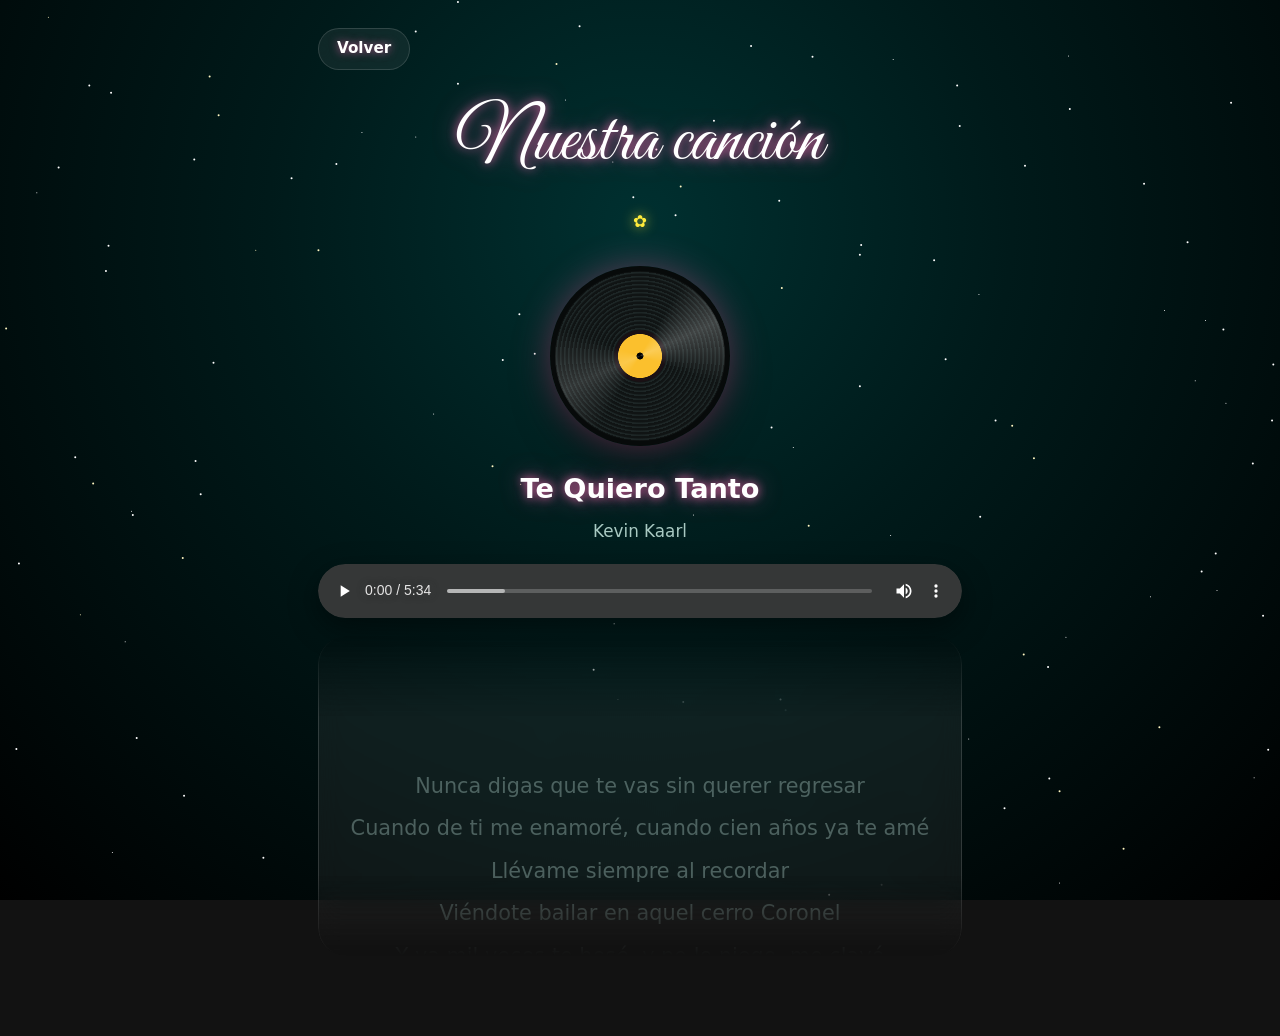
<file: cancion.html>
<!DOCTYPE html>
<html lang="es">
<head>
    <meta charset="UTF-8">
    <meta name="viewport" content="width=device-width, initial-scale=1.0">
    <title>Nuestra canción</title>

    <!-- Este es el ÚNICO CSS por ahora: lo mínimo para que se note la línea activa
         y para que la letra tenga su propia caja con scroll. -->
    <style>
        #letra { height: 250px; overflow-y: auto; position: relative; }
        .activa { font-weight: bold; font-size: 1.3em; }
    </style>
    <link rel="stylesheet" href="style.css">
</head>
<body>
    <a href="index.html">Volver</a>

    <header>
        <h1>Nuestra canción</h1>
    </header>

    <main>
        <h2>Te Quiero Tanto</h2>
        <p>Kevin Kaarl</p>

        <!-- Ahora el audio lleva un id para que JavaScript lo encuentre -->
        <audio id="audio" controls preload="metadata">
            <source src="te_quiero_tanto.mp3" type="audio/mpeg">
            Tu navegador no puede reproducir audio.
        </audio>

        <!-- Aquí JavaScript va a crear una línea <p> por cada verso -->
        <div id="letra"></div>
    </main>

    <script>
        // 1) LA LETRA CON SUS TIEMPOS
        //    t = minuto:segundo en que EMPIEZA esa línea en la canción.
        //    texto = lo que se muestra.
        //    Agrega o borra líneas según necesites. Deben ir en orden de tiempo.
        var letra = [
            { t: "0:09.3", texto: "Nunca digas que te vas sin querer regresar" },
            { t: "0:13.6", texto: "Cuando de ti me enamoré, cuando cien años ya te amé" },
            { t: "0:19.7", texto: "Llévame siempre al recordar" },
            { t: "0:24.9", texto: "Viéndote bailar en aquel cerro Coronel" },
            { t: "0:29.1", texto: "Y ya mil veces te besé, y no lo niego, me clavé" },
            { t: "0:35.1", texto: "Llévame siempre al recordar" },
            { t: "0:40.9", texto: "Te he visto en frente, sonriente, valiente, te quiero tanto" },
            { t: "0:51.3", texto: "Vestido blanco, en el medio tu alma, te quiero tanto" },
            { t: "1:01.6", texto: "Me duele fuerte pensar que algún día te encuentre ausente" },
            { t: "1:12.0", texto: "Me duele fuerte pensar que algún día te encuentre ausente" },
            { t: "1:24.0", texto: "Te siento al cantar y al escuchar cualquier canción" },
            { t: "1:28.5", texto: "Bonita que hable del amor, de lo que siento ayer y hoy" },
            { t: "1:34.6", texto: "Siempre te llevo al despertar" },
            { t: "1:42.4", texto: "Te vi a los ojos bien" },
            { t: "1:49.9", texto: "Sentí cariño fiel" },
            { t: "1:57.9", texto: "Si me rompiera aquí" },
            { t: "2:05.6", texto: "Esperaría por ti" },
            { t: "2:11.8", texto: "Te he visto en frente, sonriente, valiente, te quiero tanto" },
            { t: "2:21.7", texto: "Vestido blanco, en el medio tu alma, te quiero tanto" },
            { t: "2:32.0", texto: "Me duele fuerte pensar que algún día te encuentre ausente" },
            { t: "2:42.3", texto: "Me duele fuerte pensar que algún día te encuentre ausente" },
            { t: "3:25.7", texto: "Te vi a los ojos bien" },
            { t: "3:33.3", texto: "Sentí cariño fiel" },
            { t: "3:40.9", texto: "Si me rompiera aquí" },
            { t: "3:48.8", texto: "Esperaría por ti" },
            { t: "4:30.5", texto: "Uh-uh, uh, uh-uh, uh, uh-uh, uh-uh" },
            { t: "4:39.8", texto: "Uh, uh-uh, uh, uh-uh, uh, uh-uh, uh-uh" },
            { t: "4:47.2", texto: "Uh, uh-uh, uh, uh-uh, uh, uh-uh, uh-uh" },
            { t: "4:55.6", texto: "Uh, uh-uh, uh, uh-uh, uh, uh-uh, uh-uh" },
            { t: "5:03.4", texto: "Uh, uh-uh, uh, uh-uh, uh, uh-uh, uh-uh" },
            { t: "5:11.5", texto: "Uh, uh-uh, uh, uh-uh, uh, uh-uh, uh-uh" }
        ];

        // 2) Convierte "1:05" en 65 segundos, porque el audio cuenta en segundos
        function aSegundos(t) {
            var partes = t.split(":");
            return parseInt(partes[0]) * 60 + parseFloat(partes[1]);
        }

        // 3) Encontramos los elementos de la página
        var audio = document.getElementById("audio");
        var contenedor = document.getElementById("letra");

        // 4) Creamos un <p> por cada línea de la letra
        for (var i = 0; i < letra.length; i++) {
            letra[i].seg = aSegundos(letra[i].t);
            var p = document.createElement("p");
            p.textContent = letra[i].texto;
            contenedor.appendChild(p);
        }

        // 5) Mientras suena la canción, el navegador avisa varias veces por segundo
        //    ("timeupdate"). En cada aviso buscamos qué línea toca ahora.
        var actual = -1; // -1 = todavía ninguna

        audio.addEventListener("timeupdate", function () {
            var nueva = -1;
            for (var i = 0; i < letra.length; i++) {
                // La línea que toca es la última cuyo tiempo ya pasó
                if (audio.currentTime >= letra[i].seg) {
                    nueva = i;
                }
            }

            // Solo hacemos cambios si la línea cambió
            if (nueva !== actual) {
                if (actual >= 0) {
                    contenedor.children[actual].classList.remove("activa");
                }
                if (nueva >= 0) {
                    var linea = contenedor.children[nueva];
                    linea.classList.add("activa");
                    // Movemos la caja para que la línea quede en el centro
                    contenedor.scrollTop = linea.offsetTop - contenedor.clientHeight / 2;
                }
                actual = nueva;
            }
        });
    </script>
</body>
</html>
</file>
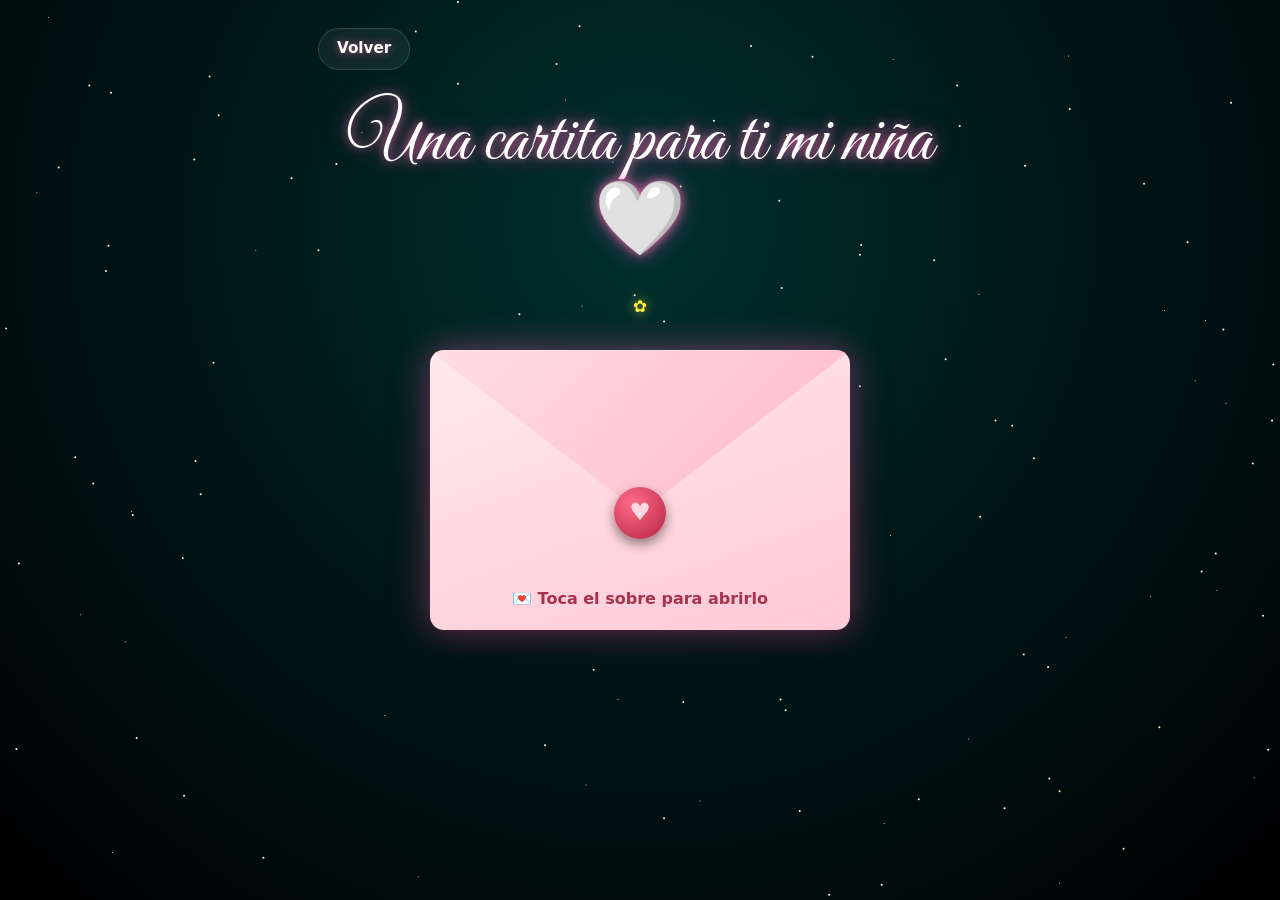
<file: carta.html>
<!DOCTYPE html>
<html lang="en">
<head>
    <meta charset="UTF-8">
    <meta name="viewport" content="width=device-width, initial-scale=1.0">
    <title>Cartita</title>
    <link rel="stylesheet" href="style.css">
</head>
<body>
    <a href="index.html">Volver</a>

    <header>
        <h1>Una cartita para ti mi niña 🤍</h1>
    </header>

    <details>
        <summary>💌 Toca el sobre para abrirlo</summary>

        <article>
            <p>Mi niña, tal vez no es una carta física, pero es con mucho amor. Así como tú me lo dijiste, las palabras no bastan para expresar lo mucho que te amo.</p>
            <p>Ya cumplimos 1 mes, gracias por estar conmigo, por aguantarme y comprenderme, le pido a Dios que nos conceda más meses juntos, mi vida 🤍.</p>
            <p>Te amo muchísimo, mi niña linda, todo de ti es perfecto y eso nunca lo dudes. Tu mirada tiene algo que llena de paz a mi corazón y tu sonrisa es capaz de alegrarme en mis días difíciles.</p>
            <p>Eres esa persona que llegó para hacer mi mundo más bonito, y desde entonces, cada momento contigo tiene un significado especial. Gracias por hacerme feliz con tu forma de ser y por regalarme tanto cariño.</p>
            <p>Quiero que recuerdes que siempre ocupas un lugar único en mi corazón y que mi amor por ti crece más cada día que pasa.</p>
            <p>Quizá nunca llegue a encontrar las palabras suficientes para explicarte lo mucho que significas para mí. Entre tantas personas y caminos diferentes, Dios quiso que nuestros caminos se cruzaran. Y aunque no sé qué es lo que Dios tiene preparado para nosotros en el futuro, agradezco profundamente coincidir contigo, conocerte más, quererte y guardar cada momento a tu lado como una pequeña historia que jamás quisiera borrar.</p>
            <p>Con mucho de mi amor, Cristian 🤍</p>
            <p>Posdata: Ignora algunos errores de tilde :)</p>
        </article>
    </details>
</body>
</html>
</file>
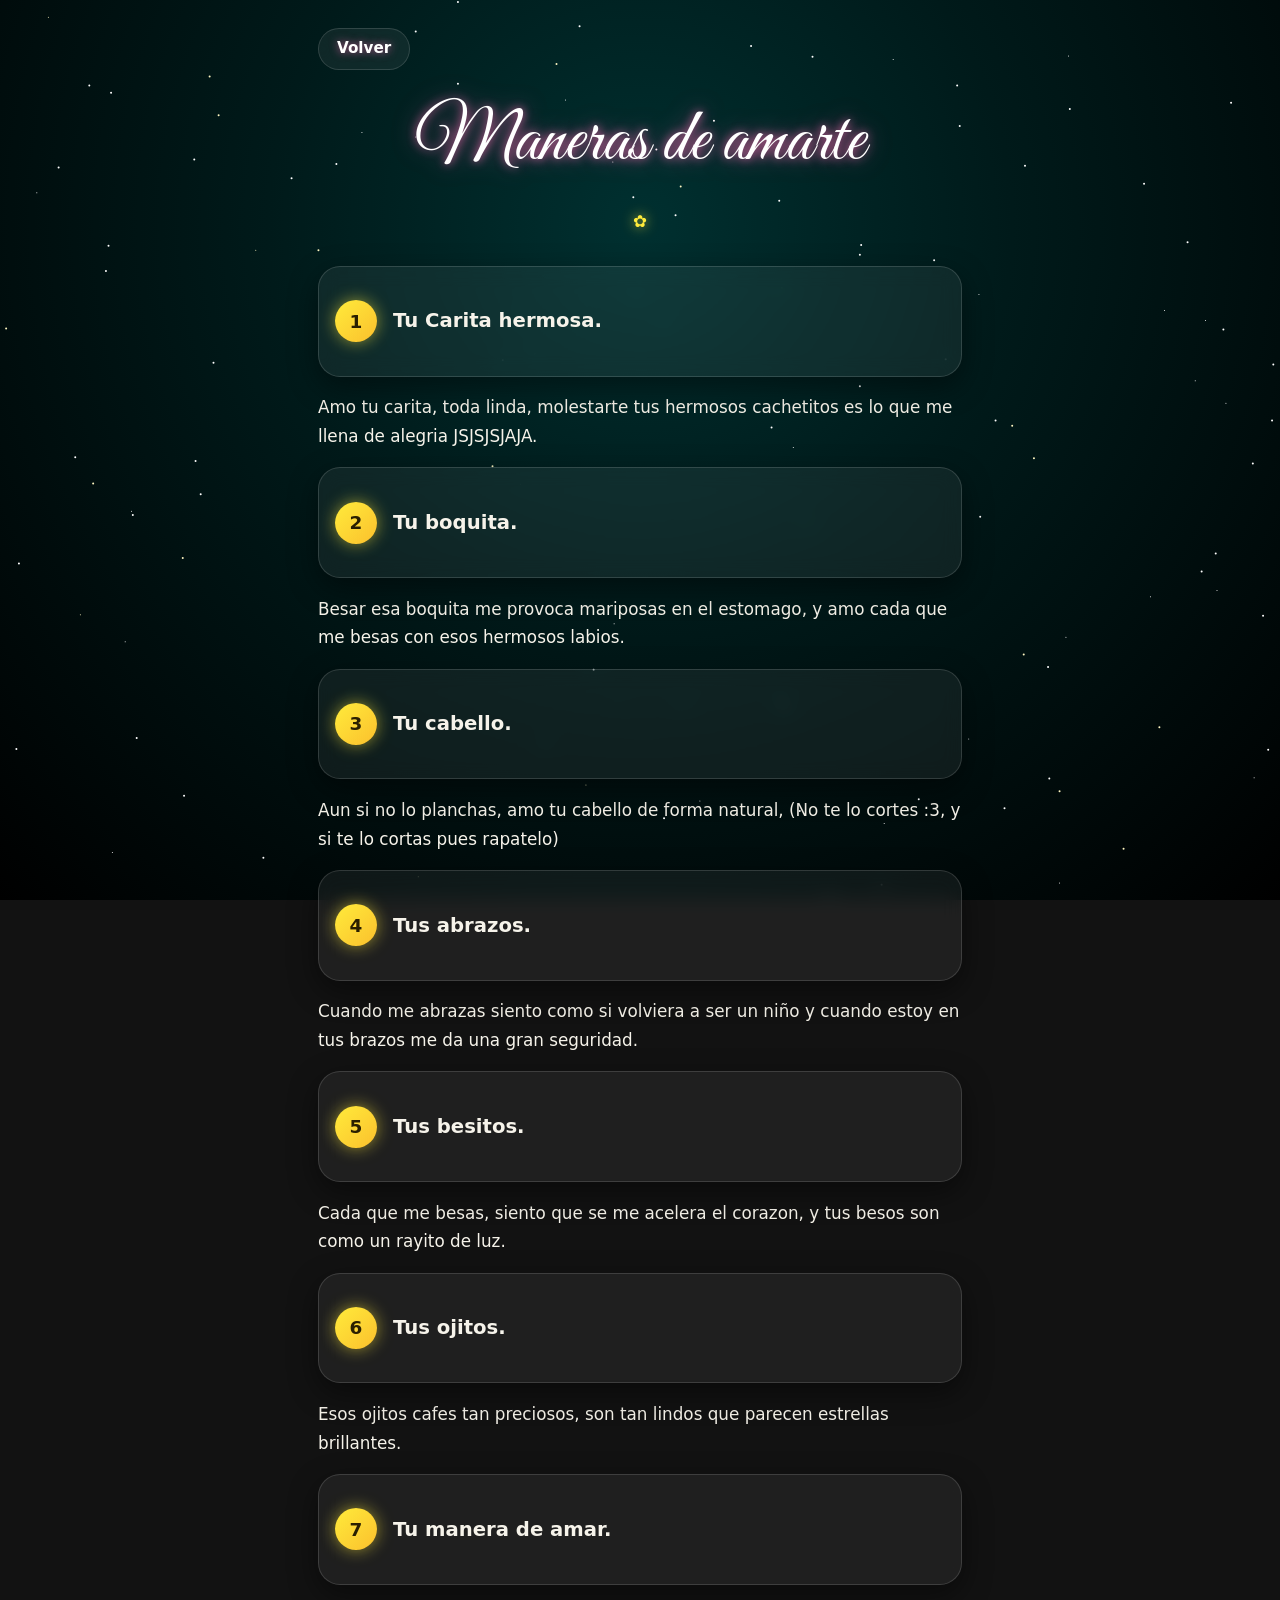
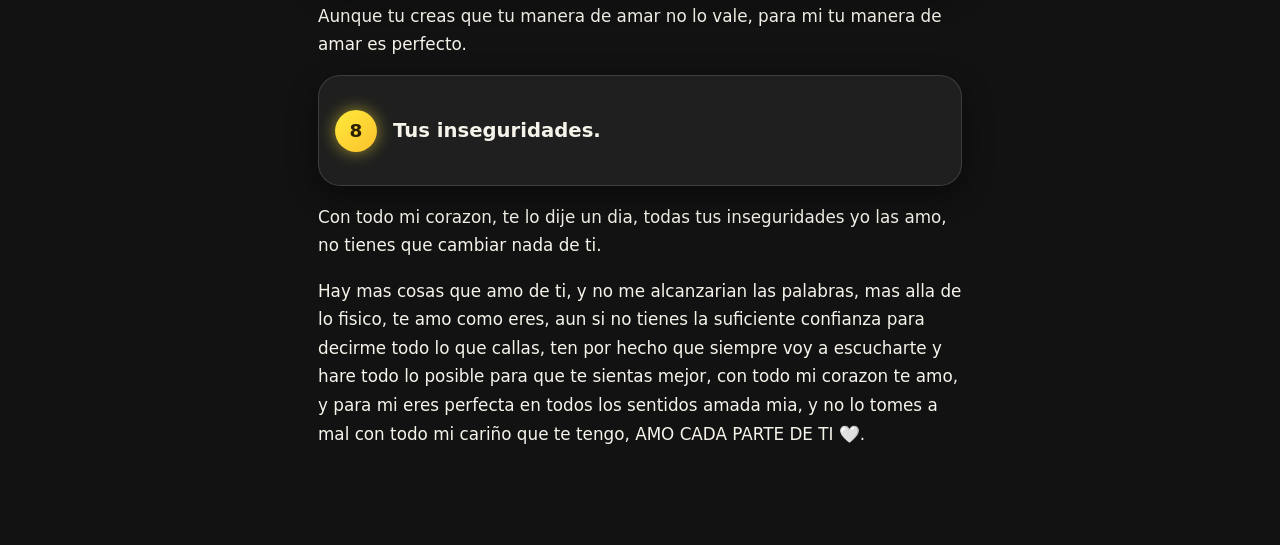
<file: maneras.html>
<!DOCTYPE html>
<html lang="en">
<head>
    <meta charset="UTF-8">
    <meta name="viewport" content="width=device-width, initial-scale=1.0">
    <title>Maneras</title>
    <link rel="stylesheet" href="style.css">
</head>
<body>
    <a href="index.html">Volver</a>

    <header>
        <h1>Maneras de amarte</h1>
    </header>

    <ol>
        <li><h3>Tu Carita hermosa.</h3></li>
            <p>Amo tu carita, toda linda, molestarte tus hermosos cachetitos es lo que me llena de alegria JSJSJSJAJA.</p>
        <li><h3>Tu boquita.</h3></li>
            <p>Besar esa boquita me provoca mariposas en el estomago, y amo cada que me besas con esos hermosos labios.</p>
        <li><h3>Tu cabello.</h3></li>
            <p>Aun si no lo planchas, amo tu cabello de forma natural, (No te lo cortes :3, y si te lo cortas pues rapatelo)</p>
        <li><h3>Tus abrazos.</h3></li>
            <p>Cuando me abrazas siento como si volviera a ser un niño y cuando estoy en tus brazos me da una gran seguridad.</p>
        <li><h3>Tus besitos.</h3></li>
            <p>Cada que me besas, siento que se me acelera el corazon, y tus besos son como un rayito de luz.</p>
        <li><h3>Tus ojitos.</h3></li>
            <p>Esos ojitos cafes tan preciosos, son tan lindos que parecen estrellas brillantes.</p>
        <li><h3>Tu manera de amar.</h3></li>
            <p>Aunque tu creas que tu manera de amar no lo vale, para mi tu manera de amar es perfecto.</p>
        <li><h3>Tus inseguridades.</h3></li>
            <p>Con todo mi corazon, te lo dije un dia, todas tus inseguridades yo las amo, no tienes que cambiar nada de ti.</p>
    </ol>

    <p>Hay mas cosas que amo de ti, y no me alcanzarian las palabras, mas alla de lo fisico, te amo como eres, aun si no tienes la suficiente confianza para decirme todo lo que callas, ten por hecho que siempre voy a escucharte y hare todo lo posible para que te sientas mejor, con todo mi corazon te amo, y para mi eres perfecta en todos los sentidos amada mia, y no lo tomes a mal con todo mi cariño que te tengo, AMO CADA PARTE DE TI 🤍.</p>
</body>
</html>
</file>
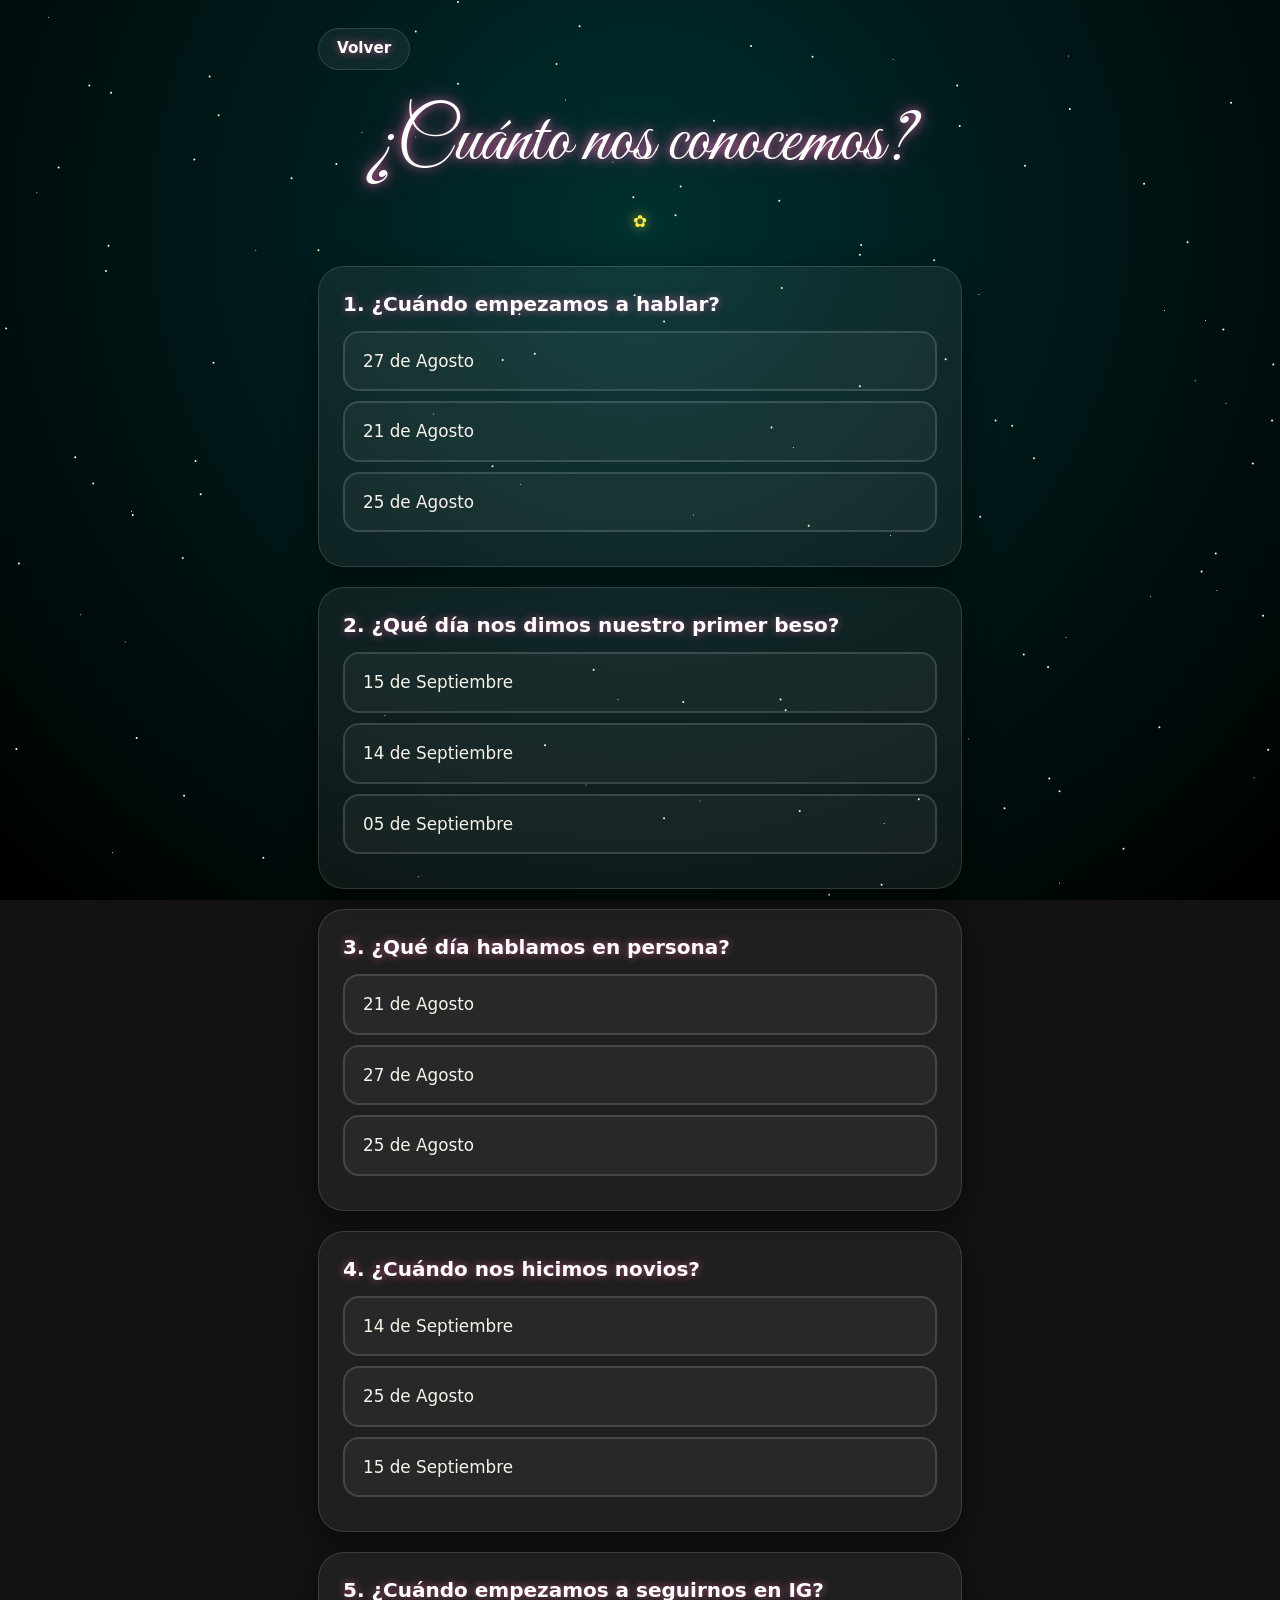
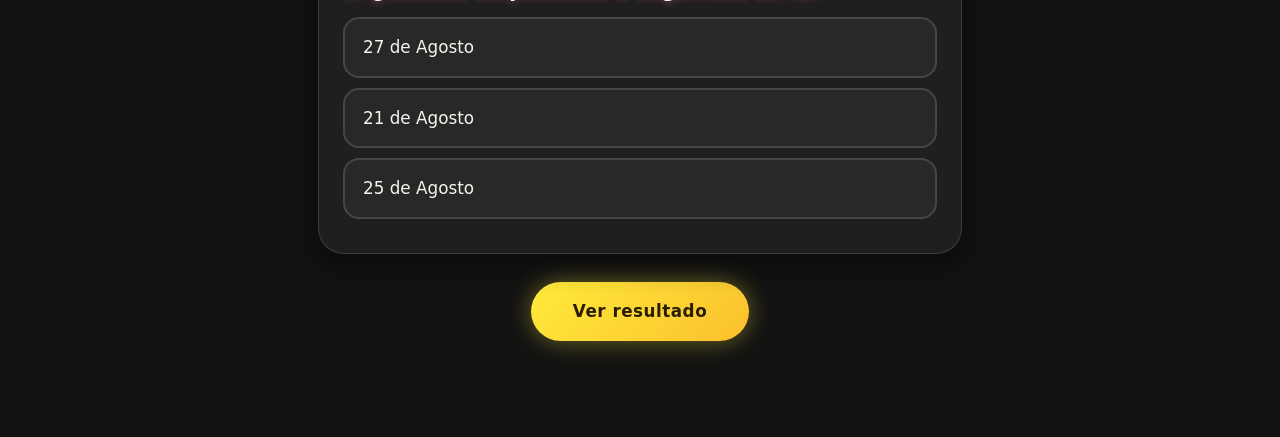
<file: quiz.html>
<!DOCTYPE html>
<html lang="es">
<head>
    <meta charset="UTF-8">
    <meta name="viewport" content="width=device-width, initial-scale=1.0">
    <title>Quiz</title>
    <link rel="stylesheet" href="style.css">
</head>
<body>
    <a href="index.html">Volver</a>

    <header>
        <h1>¿Cuánto nos conocemos?</h1>
    </header>

    <form id="quiz">
        <fieldset>
            <legend>1. ¿Cuándo empezamos a hablar?</legend>

            <input type="radio" name="p1" id="p1A" value="A">
            <label for="p1A">27 de Agosto</label>
            <br>
            <input type="radio" name="p1" id="p1B" value="B">
            <label for="p1B">21 de Agosto</label>
            <br>
            <input type="radio" name="p1" id="p1C" value="C">
            <label for="p1C">25 de Agosto</label>
            <br>
        </fieldset>
        <br>
        <fieldset>
            <legend>2. ¿Qué día nos dimos nuestro primer beso?</legend>

            <input type="radio" name="p2" id="p2A" value="A">
            <label for="p2A">15 de Septiembre</label>
            <br>
            <input type="radio" name="p2" id="p2B" value="B">
            <label for="p2B">14 de Septiembre</label>
            <br>
            <input type="radio" name="p2" id="p2C" value="C">
            <label for="p2C">05 de Septiembre</label>
            <br>
        </fieldset>
        <br>
        <fieldset>
            <legend>3. ¿Qué día hablamos en persona?</legend>

            <input type="radio" name="p3" id="p3A" value="A">
            <label for="p3A">21 de Agosto</label>
            <br>
            <input type="radio" name="p3" id="p3B" value="B">
            <label for="p3B">27 de Agosto</label>
            <br>
            <input type="radio" name="p3" id="p3C" value="C">
            <label for="p3C">25 de Agosto</label>
            <br>
        </fieldset>
        <br>
        <fieldset>
            <legend>4. ¿Cuándo nos hicimos novios?</legend>

            <input type="radio" name="p4" id="p4A" value="A">
            <label for="p4A">14 de Septiembre</label>
            <br>
            <input type="radio" name="p4" id="p4B" value="B">
            <label for="p4B">25 de Agosto</label>
            <br>
            <input type="radio" name="p4" id="p4C" value="C">
            <label for="p4C">15 de Septiembre</label>
            <br>
        </fieldset>
        <br>
        <fieldset>
            <legend>5. ¿Cuándo empezamos a seguirnos en IG?</legend>

            <input type="radio" name="p5" id="p5A" value="A">
            <label for="p5A">27 de Agosto</label>
            <br>
            <input type="radio" name="p5" id="p5B" value="B">
            <label for="p5B">21 de Agosto</label>
            <br>
            <input type="radio" name="p5" id="p5C" value="C">
            <label for="p5C">25 de Agosto</label>
            <br>
        </fieldset>
        <br>
        <button type="button" id="btn-resultado">Ver resultado</button>
    </form>

    <!-- Aquí JavaScript escribirá el resultado -->
    <p id="resultado"></p>

    <script>
        // 1) Las respuestas correctas. A la izquierda el name de la pregunta,
        //    a la derecha el value de la opción correcta.
        var correctas = {
            p1: "C",
            p2: "A",
            p3: "B",
            p4: "C",
            p5: "B"
        };

        // 2) Buscamos en la página el botón y el párrafo del resultado por su id
        var boton = document.getElementById("btn-resultado");
        var resultado = document.getElementById("resultado");

        // 3) Cuando alguien haga clic en el botón, se ejecuta esta función
        boton.addEventListener("click", function () {
            var aciertos = 0;
            var contestadas = 0;

            // Recorremos cada pregunta: p1, p2, p3, p4, p5
            for (var pregunta in correctas) {
                // Buscamos la opción marcada de esa pregunta (si hay alguna)
                var elegida = document.querySelector('input[name="' + pregunta + '"]:checked');

                if (elegida) {
                    contestadas = contestadas + 1;
                    // ¿Lo que eligió es igual a la respuesta correcta?
                    if (elegida.value === correctas[pregunta]) {
                        aciertos = aciertos + 1;
                    }
                }
            }

            // Si faltan preguntas, avisamos y no calculamos nada
            if (contestadas < 5) {
                resultado.textContent = "Te faltan preguntas por responder 😊";
                return;
            }

            // Mensaje según cuántas acertó
            var mensaje = "";
            if (aciertos === 5) {
                mensaje = "¡Perfecto! Te acuerdas de todo 💖";
            } else if (aciertos >= 3) {
                mensaje = "¡Muy bien! Casi lo sabes todo 💕";
            } else {
                mensaje = "Mmm... tenemos que repasar nuestras fechas 😅❤️";
            }

            resultado.textContent = "Acertaste " + aciertos + " de 5. " + mensaje;
        });
    </script>
</body>
</html>
</file>
<file: style.css>
@import url('https://fonts.googleapis.com/css2?family=Great+Vibes&display=swap');

/* ==========================================================
   ESTILO "NOCHE DE FLORES": fondo oscuro verdoso, estrellas que
   parpadean, texto con brillo rosa y detalles amarillos.
   (Paleta tomada de tu página de las flores amarillas.)
   ========================================================== */

/* Transición suave al cambiar de página (Chrome, Edge y Safari recientes) */
@view-transition { navigation: auto; }

/* ==========================================================
   1) VARIABLES
   ========================================================== */
:root {
    color-scheme: dark;                       /* barras de scroll y controles en oscuro */
    --texto: #f6f3ea;
    --suave: #a8c9c2;
    --rosa: #ff69b4;                          /* el rosa del brillo de tus textos */
    --amarillo: #ffeb3b;                      /* pétalos */
    --ambar: #fbc02d;
    --verde: #2e8b57;                         /* tallos */
    --vidrio: rgba(255, 255, 255, 0.06);
    --borde: rgba(255, 255, 255, 0.14);
    --brillo-rosa: 0 0 10px rgba(255, 105, 180, 0.8), 0 0 22px rgba(255, 105, 180, 0.5);
    --sombra: 0 10px 30px rgba(0, 0, 0, 0.45);
    --glow: 0 0 26px rgba(255, 105, 180, 0.35);
    --fuente: "Segoe UI", system-ui, -apple-system, "Helvetica Neue", sans-serif;
    --serif: Georgia, "Times New Roman", serif;
}

/* ==========================================================
   2) FONDO Y ESTRELLAS
   Dos capas de estrellas hechas solo con box-shadow, con
   parpadeos de distinta velocidad (no hace falta JavaScript).
   ========================================================== */
* { box-sizing: border-box; }

html {
    min-height: 100%;
    background: radial-gradient(circle at 50% 25%, #003030, #001a1a 40%, #000 100%) fixed;
}

html::before, html::after {
    content: "";
    position: fixed;
    top: 0;
    left: 0;
    width: 2px;
    height: 2px;
    border-radius: 50%;
    z-index: -1;
    pointer-events: none;
}

html::before {
    box-shadow:
        32.4vw 15.1vh 0 -0.5px #fff, 7.2vw 53.6vh 0 0 #fff7c2, 5.8vw 50.7vh 0 0 #fff, 43.4vw 7.0vh 0 0 #fff7c2,
        42.5vw 82.7vh 0 0 #fff, 63.1vw 58.3vh 0 0 #fff7c2, 58.6vw 5.0vh 0 0 #fff, 55.7vw 13.3vh 0 0 #fff,
        54.1vw 57.1vh 0 -0.5px #fff, 10.3vw 57.1vh 0 0 #fff, 9.7vw 71.2vh 0 -0.5px #fff, 61.9vw 49.6vh 0 -0.5px #fff,
        77.7vw 46.6vh 0 0 #fff, 30.0vw 79.4vh 0 -0.5px #fff, 8.2vw 30.0vh 0 0 #fff, 72.9vw 28.8vh 0 0 #fff,
        51.2vw 16.5vh 0 0 #fff, 93.3vw 42.2vh 0 -0.5px #fff, 76.5vw 57.3vh 0 0 #fff, 69.5vw 59.4vh 0 -0.5px #fff,
        6.9vw 9.4vh 0 0 #fff, 69.7vw 6.5vh 0 -0.5px #fff, 64.7vw 99.3vh 0 0 #fff, 71.7vw 88.7vh 0 0 #fff,
        94.1vw 35.5vh 0 -0.5px #fff, 49.4vw 21.8vh 0 0 #fff, 73.8vw 39.8vh 0 0 #fff, 16.6vw 40.2vh 0 0 #fff,
        81.9vw 86.4vh 0 0 #fff, 98.6vw 68.3vh 0 0 #fff, 15.1vw 17.6vh 0 0 #fff, 1.2vw 83.1vh 0 0 #fff,
        28.2vw 14.6vh 0 -0.5px #fff, 61.0vw 31.9vh 0 0 #fff7c2, 95.0vw 65.5vh 0 -0.5px #fff, 45.7vw 87.1vh 0 -0.5px #fff7c2,
        39.2vw 39.9vh 0 0 #fff, 63.4vw 6.2vh 0 0 #fff, 44.1vw 11.0vh 0 -0.5px #fff, 10.2vw 56.7vh 0 -0.5px #fff,
        94.9vw 61.4vh 0 0 #fff, 61.4vw 14.9vh 0 0 #fff, 60.2vw 47.4vh 0 0 #fff, 99.3vw 46.6vh 0 0 #fff,
        8.6vw 10.2vh 0 0 #fff, 47.9vw 69.2vh 0 -0.5px #fff, 20.5vw 95.2vh 0 0 #fff, 69.0vw 91.4vh 0 -0.5px #fff,
        97.9vw 86.3vh 0 -0.5px #fff, 51.8vw 90.8vh 0 0 #fff, 53.3vw 77.9vh 0 0 #fff, 61.3vw 78.8vh 0 0 #fff,
        81.8vw 74.0vh 0 0 #fff, 51.8vw 35.6vh 0 0 #fff, 79.0vw 47.2vh 0 0 #fff7c2, 95.7vw 44.7vh 0 -0.5px #fff,
        95.5vw 36.5vh 0 0 #fff, 22.7vw 19.7vh 0 0 #fff, 62.4vw 90.0vh 0 0 #fff, 90.9vw 34.4vh 0 -0.5px #fff,
        83.5vw 12.0vh 0 0 #fff, 47.8vw 17.9vh 0 -0.5px #fff, 8.7vw 94.6vh 0 -0.5px #fff, 46.3vw 74.3vh 0 0 #fff,
        17.0vw 12.7vh 0 0 #fff7c2, 90.5vw 80.7vh 0 0 #fff7c2, 82.7vw 98.0vh 0 -0.5px #fff, 15.6vw 54.8vh 0 0 #fff,
        79.9vw 72.6vh 0 0 #fff7c2, 74.9vw 13.9vh 0 0 #fff;
    animation: twinkle 2.2s infinite alternate;
}

html::after {
    box-shadow:
        2.8vw 21.3vh 0 -0.5px #fff, 76.4vw 32.6vh 0 -0.5px #fff, 83.4vw 6.1vh 0 -0.5px #fff, 89.8vw 66.2vh 0 -0.5px #fff,
        82.7vw 87.8vh 0 0 #fff7c2, 15.2vw 51.1vh 0 0 #fff, 60.9vw 77.6vh 0 0 #fff, 14.2vw 61.9vh 0 0 #fff7c2,
        6.2vw 68.2vh 0 -0.5px #fff7c2, 48.2vw 77.6vh 0 -0.5px #fff, 24.8vw 27.7vh 0 0 #fff7c2, 45.2vw 2.8vh 0 0 #fff,
        32.6vw 97.3vh 0 -0.5px #fff7c2, 19.9vw 27.7vh 0 -0.5px #fff7c2, 80.7vw 50.8vh 0 0 #fff7c2, 87.7vw 94.2vh 0 0 #fff7c2,
        89.3vw 20.3vh 0 0 #fff, 41.7vw 39.2vh 0 0 #fff, 67.1vw 42.8vh 0 0 #fff, 78.4vw 89.7vh 0 0 #fff,
        14.3vw 88.3vh 0 0 #fff, 74.7vw 9.4vh 0 0 #fff, 99.0vw 83.2vh 0 0 #fff, 99.4vw 40.4vh 0 0 #fff,
        35.7vw 9.2vh 0 0 #fff, 33.8vw 45.9vh 0 -0.5px #fff, 38.4vw 51.7vh 0 0 #fff7c2, 96.1vw 11.3vh 0 0 #fff,
        8.4vw 27.2vh 0 0 #fff, 75.6vw 82.0vh 0 -0.5px #fff, 40.6vw 53.7vh 0 -0.5px #fff7c2, 49.5vw 32.7vh 0 0 #fff,
        80.0vw 18.3vh 0 0 #fff, 93.8vw 63.4vh 0 0 #fff, 60.8vw 22.2vh 0 0 #fff, 45.4vw 33.9vh 0 -0.5px #fff,
        92.7vw 26.8vh 0 0 #fff, 52.7vw 23.8vh 0 0 #fff, 26.2vw 18.1vh 0 0 #fff, 53.1vw 20.6vh 0 0 #fff7c2,
        67.2vw 27.1vh 0 0 #fff, 3.7vw 1.8vh 0 -0.5px #fff7c2, 97.8vw 51.4vh 0 0 #fff, 10.6vw 81.9vh 0 0 #fff,
        54.6vw 88.9vh 0 -0.5px #fff, 68.8vw 98.2vh 0 0 #fff, 83.2vw 70.7vh 0 -0.5px #fff, 40.5vw 34.8vh 0 0 #fff,
        1.4vw 62.5vh 0 0 #fff, 16.3vw 8.4vh 0 0 #fff7c2, 67.1vw 28.2vh 0 0 #fff, 4.5vw 18.5vh 0 0 #fff,
        0.4vw 36.4vh 0 0 #fff7c2, 32.4vw 3.4vh 0 0 #fff, 35.7vw 0.1vh 0 0 #fff;
    animation: twinkle 3.6s 0.8s infinite alternate;
}

@keyframes twinkle {
    from { opacity: 0.2; }
    to   { opacity: 1; }
}

/* Barra de progreso de scroll arriba (solo navegadores que lo soportan) */
body::before {
    content: "";
    position: fixed;
    top: 0;
    left: 0;
    width: 100%;
    height: 3px;
    z-index: 50;
    background: linear-gradient(90deg, var(--amarillo), var(--rosa));
    box-shadow: 0 0 10px var(--rosa);
    transform: scaleX(0);
    transform-origin: 0 50%;
}
@supports (animation-timeline: scroll()) {
    body::before { animation: progreso linear both; animation-timeline: scroll(root); }
}
@keyframes progreso { to { transform: scaleX(1); } }

/* ==========================================================
   3) BASE
   ========================================================== */
body {
    max-width: 680px;
    margin: 0 auto;
    padding: 28px 18px 80px;
    color: var(--texto);
    font-family: var(--fuente);
    font-size: 1.05rem;
    line-height: 1.7;
}

::selection { background: var(--rosa); color: #fff; }

h1, h2 {
    text-align: center;
    margin: 0.2em 0;
    color: #fff;
    text-shadow: var(--brillo-rosa);
}

h1 {
    font-family: "Great Vibes", "Brush Script MT", cursive;
    font-size: clamp(2.8rem, 12vw, 4.6rem);
    font-weight: 400;
    line-height: 1.15;
    padding-bottom: 0.1em;
    animation: pulso 3.5s ease-in-out infinite alternate;
}
@keyframes pulso {
    from { text-shadow: 0 0 8px rgba(255, 105, 180, 0.7), 0 0 16px rgba(255, 105, 180, 0.4); }
    to   { text-shadow: 0 0 12px rgba(255, 105, 180, 0.95), 0 0 30px rgba(255, 105, 180, 0.65); }
}

h2 { font-size: 1.7rem; font-weight: 600; }

header { text-align: center; margin-bottom: 30px; }
header p { color: var(--suave); font-size: 1.05rem; }

header::after {
    content: "✿";
    display: block;
    margin-top: 4px;
    color: var(--amarillo);
    text-shadow: 0 0 12px rgba(255, 235, 59, 0.8);
    animation: latido 2.4s ease-in-out infinite;
}

/* Botón Volver */
body > a {
    display: inline-block;
    margin-bottom: 16px;
    padding: 7px 18px;
    color: #fff;
    background: var(--vidrio);
    backdrop-filter: blur(10px);
    -webkit-backdrop-filter: blur(10px);
    border: 1px solid var(--borde);
    border-radius: 999px;
    text-decoration: none;
    font-weight: 600;
    font-size: 0.95rem;
    text-shadow: 0 0 8px rgba(255, 105, 180, 0.7);
    transition: transform 0.2s, box-shadow 0.2s, border-color 0.2s;
}
body > a:hover { transform: translateX(-4px); border-color: var(--rosa); box-shadow: var(--glow); }

footer {
    text-align: center;
    margin-top: 40px;
    color: #fff;
    font-size: 0.95rem;
    text-shadow: 0 0 8px rgba(255, 105, 180, 0.7);
}

a:focus-visible, button:focus-visible, summary:focus-visible {
    outline: 3px solid var(--amarillo);
    outline-offset: 3px;
}

@keyframes aparecer {
    from { opacity: 0; transform: translateY(18px); }
    to   { opacity: 1; transform: translateY(0); }
}
@keyframes latido {
    0%, 100% { transform: scale(1); }
    50%      { transform: scale(1.06); }
}

header, form, details, main > h2, main > p, audio, #letra, #resultado:not(:empty) {
    animation: aparecer 0.9s cubic-bezier(.2, .7, .2, 1) both;
}
/* h1 conserva su propia animación de brillo */
header { animation: aparecer 0.9s cubic-bezier(.2, .7, .2, 1) both; }

/* ==========================================================
   4) INDEX: tarjetas
   ========================================================== */
nav ul {
    list-style: none;
    padding: 0;
    margin: 0;
    display: grid;
    gap: 18px;
    grid-template-columns: 1fr;
    counter-reset: m;
}
@media (min-width: 520px) { nav ul { grid-template-columns: 1fr 1fr; } }

nav li { counter-increment: m; animation: aparecer 0.9s cubic-bezier(.2, .7, .2, 1) both; }
nav li:nth-child(1) { animation-delay: 0.10s; }
nav li:nth-child(2) { animation-delay: 0.22s; }
nav li:nth-child(3) { animation-delay: 0.34s; }
nav li:nth-child(4) { animation-delay: 0.46s; }

nav a {
    position: relative;
    display: flex;
    flex-direction: column;
    align-items: center;
    justify-content: center;
    gap: 14px;
    height: 100%;
    min-height: 190px;
    padding: 30px 18px;
    background:
        linear-gradient(110deg, transparent 40%, rgba(255,255,255,.18) 50%, transparent 60%) 150% 0 / 250% 100% no-repeat,
        var(--vidrio);
    backdrop-filter: blur(12px);
    -webkit-backdrop-filter: blur(12px);
    border: 1px solid var(--borde);
    border-radius: 26px;
    box-shadow: var(--sombra);
    color: #fff;
    text-align: center;
    text-decoration: none;
    font-size: 1.2rem;
    font-weight: 600;
    line-height: 1.25;
    text-shadow: 0 0 8px rgba(255, 105, 180, 0.6);
    transition: transform 0.3s, box-shadow 0.3s, border-color 0.3s, background-position 0.9s;
}
nav a:hover {
    transform: translateY(-8px) scale(1.02);
    border-color: var(--rosa);
    box-shadow: var(--glow), var(--sombra);
    background-position: -50% 0, 0 0;
}

nav a::before {
    display: grid;
    place-items: center;
    width: 66px;
    height: 66px;
    border-radius: 50%;
    background: radial-gradient(circle, rgba(255, 235, 59, 0.28), rgba(255, 105, 180, 0.12) 70%);
    box-shadow: 0 0 18px rgba(255, 235, 59, 0.25);
    font-size: 1.9rem;
    line-height: 1;
    text-shadow: none;
    transition: transform 0.4s;
}
nav a:hover::before { transform: rotate(-8deg) scale(1.12); }
nav li:nth-child(1) a::before { content: "💌"; }
nav li:nth-child(2) a::before { content: "🌹"; }
nav li:nth-child(3) a::before { content: "💭"; }
nav li:nth-child(4) a::before { content: "🎵"; }

nav a::after {
    content: "0" counter(m);
    position: absolute;
    top: 14px;
    right: 20px;
    font-size: 0.95rem;
    font-weight: 700;
    color: var(--amarillo);
    text-shadow: 0 0 8px rgba(255, 235, 59, 0.6);
}

/* ==========================================================
   5) CARTA: sobre y hoja
   ========================================================== */
details {
    padding: 0;
    background: none;
    border: 0;
    box-shadow: none;
}

summary { list-style: none; cursor: pointer; text-align: center; }
summary::-webkit-details-marker { display: none; }

/* Sobre cerrado */
details:not([open]) summary {
    position: relative;
    display: flex;
    align-items: flex-end;
    justify-content: center;
    width: min(100%, 420px);
    aspect-ratio: 3 / 2;
    margin: 10px auto 0;
    padding-bottom: 18px;
    overflow: hidden;
    background: linear-gradient(160deg, #ffe9ef, #ffc9d6);
    border-radius: 14px;
    box-shadow: 0 0 34px rgba(255, 105, 180, 0.45), 0 18px 38px rgba(0, 0, 0, 0.5);
    color: #a8324d;
    font-size: 1rem;
    font-weight: 700;
    animation: latido 2.8s ease-in-out infinite;
}
details:not([open]) summary::before {
    content: "";
    position: absolute;
    inset: 0 0 auto 0;
    height: 58%;
    background: linear-gradient(135deg, #ffdde5, #ffb8c8);
    clip-path: polygon(0 0, 100% 0, 50% 100%);
}
details:not([open]) summary::after {
    content: "♥";
    position: absolute;
    left: 50%;
    top: calc(58% - 26px);
    translate: -50% 0;
    display: grid;
    place-items: center;
    width: 52px;
    height: 52px;
    border-radius: 50%;
    background: radial-gradient(circle at 35% 30%, #ff6b88, #b3243f);
    color: #ffd9e1;
    font-size: 1.5rem;
    box-shadow: 0 5px 12px rgba(0, 0, 0, 0.45);
}

/* Carta abierta: botón "Cerrar carta" */
details[open] summary { margin-bottom: 20px; font-size: 0; }
details[open] summary::after {
    content: "Cerrar carta";
    display: inline-block;
    padding: 7px 18px;
    background: var(--vidrio);
    border: 1px solid var(--borde);
    border-radius: 999px;
    color: #fff;
    font-family: var(--fuente);
    font-size: 0.9rem;
    font-weight: 600;
    text-shadow: 0 0 8px rgba(255, 105, 180, 0.7);
}

/* La hoja: cristal oscuro con brillo suave, compacta y fácil de leer */
article {
    padding: 26px 24px;
    background: var(--vidrio);
    backdrop-filter: blur(14px);
    -webkit-backdrop-filter: blur(14px);
    border: 1px solid var(--borde);
    border-radius: 18px;
    box-shadow: var(--glow), var(--sombra);
    color: var(--texto);
    font-family: var(--serif);
    font-style: italic;
    font-size: 1.1rem;
    line-height: 1.6;
    animation: aparecer 0.8s cubic-bezier(.2, .7, .2, 1) both;
}
@media (max-width: 480px) { article { padding: 22px 18px; font-size: 1.05rem; } }

article::before {
    content: "✿";
    display: block;
    margin-bottom: 8px;
    text-align: center;
    color: var(--amarillo);
    font-style: normal;
    font-size: 1.2rem;
    text-shadow: 0 0 12px rgba(255, 235, 59, 0.8);
}
article p { margin: 0 0 0.8em; }
article p:last-child { margin-bottom: 0; }

/* ==========================================================
   6) MANERAS
   ========================================================== */
ol {
    list-style: none;
    padding: 0;
    margin: 0;
    counter-reset: n;
}

ol li {
    counter-increment: n;
    position: relative;
    margin: 14px 0;
    padding: 18px 20px 18px 74px;
    background: var(--vidrio);
    backdrop-filter: blur(10px);
    -webkit-backdrop-filter: blur(10px);
    border: 1px solid var(--borde);
    border-radius: 22px;
    box-shadow: var(--sombra);
    transition: translate 0.3s, box-shadow 0.3s, border-color 0.3s;
}
ol li:hover { translate: 8px 0; border-color: var(--rosa); box-shadow: var(--glow), var(--sombra); }

ol li::before {
    content: counter(n);
    position: absolute;
    left: 16px;
    top: 50%;
    translate: 0 -50%;
    display: grid;
    place-items: center;
    width: 42px;
    height: 42px;
    border-radius: 50%;
    background: linear-gradient(135deg, var(--amarillo), var(--ambar));
    box-shadow: 0 0 16px rgba(255, 235, 59, 0.55);
    color: #2a1f00;
    font-size: 1.15rem;
    font-weight: 800;
}

@supports (animation-timeline: view()) {
    ol li {
        animation: aparecer linear both;
        animation-timeline: view();
        animation-range: entry 0% entry 45%;
    }
}

/* ==========================================================
   7) QUIZ
   ========================================================== */
form br { display: none; }

fieldset {
    position: relative;
    margin: 0 0 20px;
    padding: 24px;
    background: var(--vidrio);
    backdrop-filter: blur(12px);
    -webkit-backdrop-filter: blur(12px);
    border: 1px solid var(--borde);
    border-radius: 26px;
    box-shadow: var(--sombra);
}

legend {
    float: left;               /* truco: el legend se comporta como un título normal */
    width: 100%;
    padding: 0;
    margin-bottom: 14px;
    font-size: 1.25rem;
    font-weight: 700;
    line-height: 1.3;
    color: #fff;
    text-shadow: 0 0 8px rgba(255, 105, 180, 0.6);
}

input[type="radio"] { position: absolute; opacity: 0; pointer-events: none; }

label {
    display: block;
    clear: both;
    margin: 10px 0;
    padding: 14px 18px;
    background: rgba(255, 255, 255, 0.04);
    border: 2px solid var(--borde);
    border-radius: 16px;
    cursor: pointer;
    transition: border-color 0.2s, translate 0.2s, box-shadow 0.2s;
}
label:hover { border-color: var(--rosa); translate: 5px 0; }

input:checked + label {
    background: linear-gradient(135deg, var(--amarillo), var(--ambar));
    border-color: transparent;
    box-shadow: 0 0 22px rgba(255, 235, 59, 0.45);
    color: #2a1f00;
    font-weight: 700;
}
input:checked + label::after { content: "✿"; float: right; }
input:focus-visible + label { outline: 3px solid var(--amarillo); outline-offset: 3px; }

button {
    display: block;
    margin: 28px auto 0;
    padding: 15px 42px;
    border: 0;
    border-radius: 999px;
    background: linear-gradient(135deg, var(--amarillo), var(--ambar));
    box-shadow: 0 0 24px rgba(255, 235, 59, 0.4);
    color: #2a1f00;
    font: inherit;
    font-weight: 800;
    letter-spacing: 0.03em;
    cursor: pointer;
    transition: transform 0.2s, box-shadow 0.2s;
}
button:hover  { transform: translateY(-3px); box-shadow: 0 0 34px rgba(255, 235, 59, 0.65); }
button:active { transform: translateY(1px) scale(0.98); }

#resultado:not(:empty) {
    margin-top: 28px;
    padding: 26px 22px;
    background: var(--vidrio);
    backdrop-filter: blur(14px);
    -webkit-backdrop-filter: blur(14px);
    border: 1px solid var(--rosa);
    border-radius: 26px;
    box-shadow: var(--glow), var(--sombra);
    text-align: center;
    font-size: 1.35rem;
    font-weight: 700;
    color: #fff;
    text-shadow: var(--brillo-rosa);
}

/* ==========================================================
   8) CANCIÓN: disco + letra karaoke
   ========================================================== */
main:has(audio)::before {
    content: "";
    display: block;
    width: 180px;
    height: 180px;
    margin: 0 auto 20px;
    border-radius: 50%;
    background:
        conic-gradient(from 30deg, transparent, rgba(255,255,255,.2) 10%, transparent 22%, transparent 50%, rgba(255,255,255,.14) 60%, transparent 72%),
        radial-gradient(circle, #000 0 2.5%, var(--ambar) 3% 17%, #1a1014 17.5% 20%, transparent 20.5%),
        repeating-radial-gradient(circle, #101414 0 2px, #1d2626 3px 4px);
    box-shadow: 0 0 34px rgba(255, 105, 180, 0.35), 0 16px 36px rgba(0, 0, 0, 0.6), inset 0 0 0 5px #070a0a;
    animation: girar 9s linear infinite;
}
@keyframes girar { to { rotate: 360deg; } }

main > p { text-align: center; color: var(--suave); margin-top: 0; }

audio {
    display: block;
    width: 100%;
    margin: 18px 0;
    border-radius: 999px;
    color-scheme: dark;          /* controles del reproductor en oscuro */
    box-shadow: var(--sombra);
}

#letra {
    position: relative;          /* necesario: el script calcula el scroll con esto */
    height: 320px;
    overflow-y: auto;
    padding: 120px 20px;
    scroll-behavior: smooth;
    scrollbar-width: none;
    background: var(--vidrio);
    backdrop-filter: blur(12px);
    -webkit-backdrop-filter: blur(12px);
    border: 1px solid var(--borde);
    border-radius: 28px;
    box-shadow: var(--sombra);
    text-align: center;
    -webkit-mask-image: linear-gradient(transparent, #000 25%, #000 75%, transparent);
    mask-image: linear-gradient(transparent, #000 25%, #000 75%, transparent);
}
#letra::-webkit-scrollbar { display: none; }

#letra p {
    margin: 0.7em 0;
    color: var(--suave);
    font-size: 1.3rem;
    line-height: 1.35;
    opacity: 0.4;
    transition: opacity 0.4s, transform 0.4s, color 0.4s;
}

/* "#letra p.activa" y no ".activa": un id pesa más que una clase (especificidad) */
#letra p.activa {
    opacity: 1;
    color: #fff;
    font-weight: 700;
    text-shadow: 0 0 10px rgba(255, 105, 180, 0.9), 0 0 24px rgba(255, 105, 180, 0.6);
    transform: scale(1.15);
}

/* ==========================================================
   9) RESPETAR A QUIEN NO QUIERE ANIMACIONES
   ========================================================== */
@media (prefers-reduced-motion: reduce) {
    *, *::before, *::after {
        animation: none !important;
        transition: none !important;
        scroll-behavior: auto !important;
    }
}
</file>
